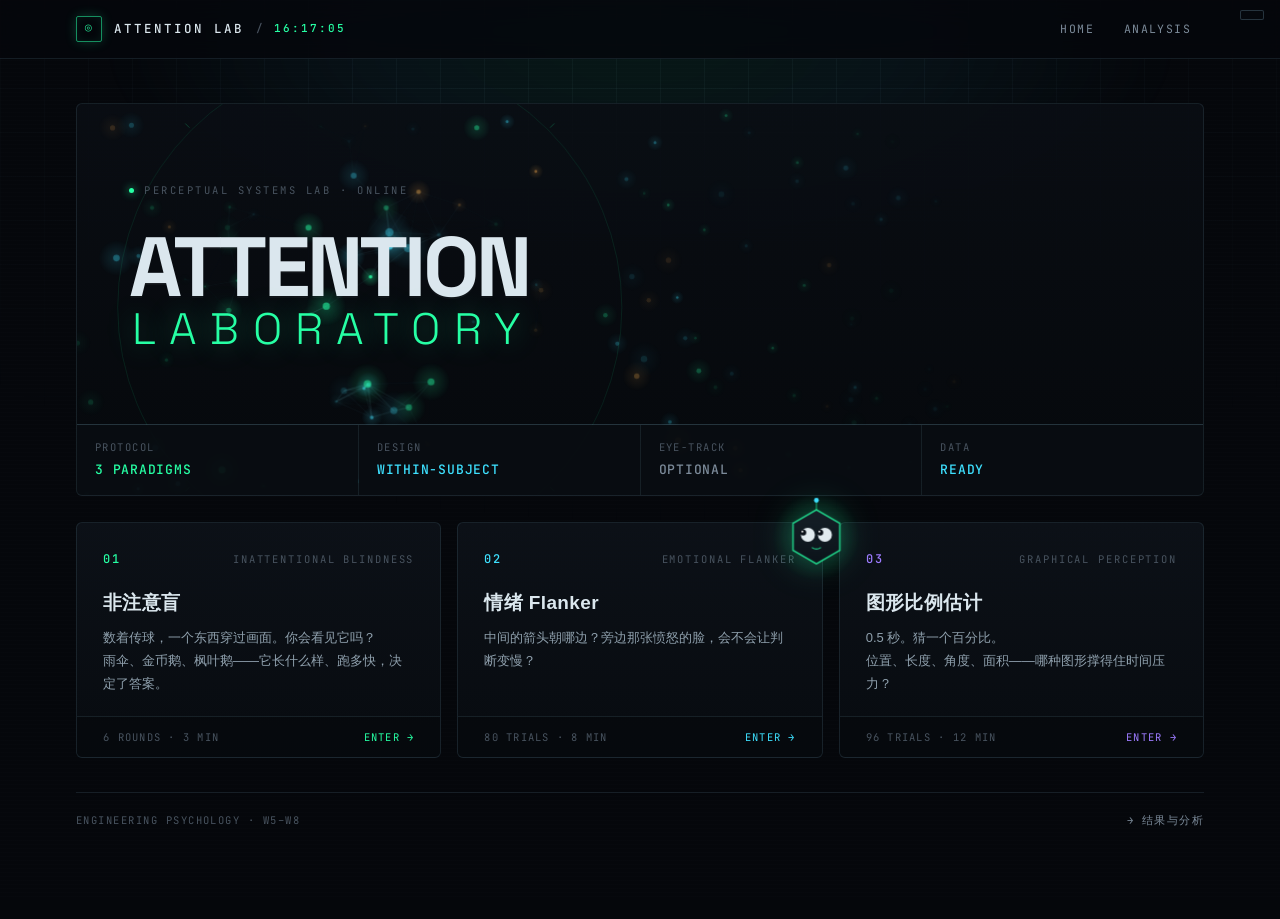
<file: index.html>
<!DOCTYPE html>
<html lang="zh-CN">
<head>
<meta charset="UTF-8">
<meta name="viewport" content="width=device-width, initial-scale=1.0">
<title>ATTENTION LAB · 注意实验室</title>
<link rel="stylesheet" href="css/style.css">
</head>
<body>
<div class="aurora"></div>

<div class="topbar"><div class="topbar-inner">
  <span class="brand">
    <span class="logo">◎</span>
    ATTENTION LAB
    <span class="stat">/ <b id="st-clock">--:--:--</b></span>
  </span>
  <span class="nav">
    <a href="index.html">Home</a>
    <a href="results.html">Analysis</a>
  </span>
</div></div>

<div class="wrap wrap-wide">

  <!-- ========== 观测台：Canvas 注意力场 ========== -->
  <div class="hero fade">
    <canvas id="hero-field"></canvas>
    <div class="hero-inner">
      <div class="hero-kicker">
        <span class="dot"></span>
        <span>Perceptual Systems Lab · Online</span>
      </div>
      <h1 class="hero-title">
        <span class="line">ATTENTION</span>
        <span class="line accent-line">LABORATORY</span>
      </h1>
    </div>
    <div class="hud">
      <div class="hud-cell">PROTOCOL<b>3 PARADIGMS</b></div>
      <div class="hud-cell">DESIGN<b class="cy">WITHIN-SUBJECT</b></div>
      <div class="hud-cell">EYE-TRACK<b class="dim">OPTIONAL</b></div>
      <div class="hud-cell">DATA<b class="cy" id="st-est">READY</b></div>
    </div>
  </div>

  <!-- ========== 被试身份条（有编号时出现） ========== -->
  <div class="idbar" id="idbar" style="display:none">
    <div class="idbar-main">
      <span class="idbar-label">SUBJECT ID</span>
      <code class="idbar-pid" id="idbar-pid">—</code>
      <span class="idbar-progress" id="idbar-progress"></span>
    </div>
    <button class="btn gray small" id="idbar-switch">换人</button>
  </div>

  <!-- ========== 实验入口 ========== -->
  <div class="grid-exp">
    <a class="exp-card" href="experiments/ib.html" data-exp="ib">
      <div class="exp-head"><span class="idx">01</span><span>Inattentional Blindness</span></div>
      <h3>非注意盲</h3>
      <p class="desc">数着传球，一个东西穿过画面。你会看见它吗？<br>雨伞、金币鹅、枫叶鹅——它长什么样、跑多快，决定了答案。</p>
      <div class="foot"><span>6 ROUNDS · 3 MIN</span><span class="go">ENTER →</span></div>
    </a>
    <a class="exp-card" href="experiments/flanker.html" data-exp="flanker">
      <div class="exp-head"><span class="idx">02</span><span>Emotional Flanker</span></div>
      <h3>情绪 Flanker</h3>
      <p class="desc">中间的箭头朝哪边？旁边那张愤怒的脸，会不会让判断变慢？</p>
      <div class="foot"><span>80 TRIALS · 8 MIN</span><span class="go">ENTER →</span></div>
    </a>
    <a class="exp-card" href="experiments/cm.html" data-exp="cm">
      <div class="exp-head"><span class="idx">03</span><span>Graphical Perception</span></div>
      <h3>图形比例估计</h3>
      <p class="desc">0.5 秒。猜一个百分比。<br>位置、长度、角度、面积——哪种图形撑得住时间压力？</p>
      <div class="foot"><span>96 TRIALS · 12 MIN</span><span class="go">ENTER →</span></div>
    </a>
  </div>

  <div class="home-foot">
    <span>ENGINEERING PSYCHOLOGY · W5–W8</span>
    <span><a href="results.html">→ 结果与分析</a></span>
  </div>
</div>

<canvas id="observer" title="观测者（点击眨眼）"></canvas>

<div class="progress-shell" id="progress-shell" style="display:none"><div class="progress-bar" id="progress-bar"></div></div>
<div class="progress-label" id="progress-label"></div>

<script src="js/config.js"></script>
<script src="js/core.js"></script>
<script>
/* ============================================================
   被试身份条：显示编号 + 已完成实验 + 换人
   ------------------------------------------------------------
   编号存 localStorage（跨三个实验复用），完成状态存 alab_done_<pid>。
   ============================================================ */
(function(){
  const EXPS = { ib: "非注意盲", flanker: "情绪 Flanker", cm: "图形比例估计" };
  const bar = document.getElementById("idbar");
  const pidEl = document.getElementById("idbar-pid");
  const progEl = document.getElementById("idbar-progress");
  const swBtn = document.getElementById("idbar-switch");
  if (!bar) return;

  function doneList(pid) {
    try { return JSON.parse(localStorage.getItem("alab_done_" + pid) || "[]"); }
    catch (_) { return []; }
  }

  function render() {
    const pid = localStorage.getItem("alab_pid");
    if (!pid) { bar.style.display = "none"; return; }
    bar.style.display = "flex";
    pidEl.textContent = pid;
    const done = doneList(pid);
    // 三张卡片标记完成
    Object.keys(EXPS).forEach(k => {
      const card = document.querySelector(`.exp-card[data-exp="${k}"]`);
      if (!card) return;
      const isDone = done.includes(k);
      card.classList.toggle("is-done", isDone);
      const foot = card.querySelector(".foot .go");
      if (foot) foot.textContent = isDone ? "再次进入 ↻" : "ENTER →";
    });
    progEl.innerHTML = done.length
      ? `已完成 <b>${done.length}/3</b> · ${done.map(k => EXPS[k]).join(" / ")}`
      : `尚未开始 · 三个实验可任意顺序`;
  }

  swBtn.addEventListener("click", () => {
    if (!confirm("换一个编号？这通常用于「换另一个人」做实验。\n当前编号的记录不会被删除。")) return;
    localStorage.removeItem("alab_pid");
    render();
  });

  render();
  // 从实验页返回时可能已更新，监听可见性变化
  document.addEventListener("visibilitychange", () => { if (!document.hidden) render(); });
})();
</script>
<script>
/* ============================================================
   首页 · 注意力场（Attention Field）
   ------------------------------------------------------------
   刻意做成实验本身的隐喻：
   · 一群粒子缓慢漂移（场景里的「信息」）
   · 鼠标所在位置是中央凹：只有那圈内清晰、发光、连线
   · 离得越远越暗越虚（外周视觉的低分辨）
   · 点击时中心产生一次「注意投放」脉冲
   全部 canvas 绘制，无第三方库；低粒子数保证不占 CPU
   ============================================================ */
(function(){
  const cv = document.getElementById('hero-field');
  if (!cv) return;
  const ctx = cv.getContext('2d');
  const reduce = matchMedia('(prefers-reduced-motion: reduce)').matches;

  let W = 0, H = 0, DPR = 1;
  let pts = [];
  const focal = { x: -9999, y: -9999, r: 150, target: 150, pulse: 0 };
  const N = 150;                              // 更密集的星场

  function resize(){
    const box = cv.parentElement.getBoundingClientRect();
    DPR = Math.min(devicePixelRatio || 1, 2);
    W = box.width; H = box.height;
    cv.width  = Math.round(W * DPR);
    cv.height = Math.round(H * DPR);
    ctx.setTransform(DPR, 0, 0, DPR, 0, 0);
  }

  function seed(){
    pts = [];
    for (let i = 0; i < N; i++){
      pts.push({
        x: Math.random() * W,
        y: Math.random() * H,
        vx: (Math.random() - .5) * 0.16,
        vy: (Math.random() - .5) * 0.16,
        r: 1.4 + Math.random() * 2.6,          // 更大的颗粒
        h: Math.random() < .18 ? 'amb' : (Math.random() < .5 ? 'grn' : 'cyn'),
        tw: Math.random() * Math.PI * 2,          // 闪烁相位
        tws: 0.006 + Math.random() * 0.014,
      });
    }
  }

  const COL = {
    grn: [38, 255, 164],
    cyn: [62, 225, 255],
    amb: [255, 180, 84]
  };

  function draw(t){
    ctx.clearRect(0, 0, W, H);

    // 中央凹半径平滑跟随（避免跳变）
    focal.r += (focal.target - focal.r) * 0.09;
    if (focal.pulse > 0) focal.pulse *= 0.955;

    // 粒子漂移
    for (const p of pts){
      if (!reduce){
        p.x += p.vx; p.y += p.vy;
        if (p.x < -20) p.x = W + 20; if (p.x > W + 20) p.x = -20;
        if (p.y < -20) p.y = H + 20; if (p.y > H + 20) p.y = -20;
      }
      p.tw += p.tws;
    }

    // 中心-外周：计算每个粒子的「清晰度」
    const d2f = p => Math.hypot(p.x - focal.x, p.y - focal.y);
    const R = focal.r + focal.pulse * 90;

    // ① 粒子之间的连线（只在中央凹内，模拟可分辨的结构）
    ctx.lineWidth = 0.6;
    for (let i = 0; i < pts.length; i++){
      for (let j = i + 1; j < pts.length; j++){
        const a = pts[i], b = pts[j];
        const dx = a.x - b.x, dy = a.y - b.y;
        const d = Math.hypot(dx, dy);
        if (d > 74) continue;
        const mid = { x: (a.x + b.x) / 2, y: (a.y + b.y) / 2 };
        const fd = Math.hypot(mid.x - focal.x, mid.y - focal.y);
        if (fd > R) continue;                        // 外围不画线
        const focus = 1 - fd / R;                    // 越近越亮
        const prox  = 1 - d / 74;
        const al = focus * prox * 0.42;
        if (al <= 0.01) continue;
        ctx.strokeStyle = `rgba(122,200,215,${al.toFixed(3)})`;
        ctx.beginPath(); ctx.moveTo(a.x, a.y); ctx.lineTo(b.x, b.y); ctx.stroke();
      }
    }

    // ② 粒子本体
    for (const p of pts){
      const fd = d2f(p);
      const focus = fd <= R ? 1 - fd / R : 0;        // 中央凹内清晰
      const outer = fd <= R ? 0 : Math.max(0, 1 - (fd - R) / (R * 2.2)); // 外周余晖
      const glow = Math.max(focus, outer * 0.42);
      const twinkle = 0.62 + 0.38 * Math.sin(p.tw);
      const al = Math.min(1, glow * twinkle);
      if (al < 0.02) continue;
      const c = COL[p.h];
      const size = p.r * (0.55 + glow * 0.85);

      // 光晕
      const g = ctx.createRadialGradient(p.x, p.y, 0, p.x, p.y, size * 5.5);
      g.addColorStop(0, `rgba(${c[0]},${c[1]},${c[2]},${(al * .42).toFixed(3)})`);
      g.addColorStop(1, `rgba(${c[0]},${c[1]},${c[2]},0)`);
      ctx.fillStyle = g;
      ctx.beginPath(); ctx.arc(p.x, p.y, size * 5.5, 0, Math.PI * 2); ctx.fill();

      // 核心
      ctx.fillStyle = `rgba(${c[0]},${c[1]},${c[2]},${al.toFixed(3)})`;
      ctx.beginPath(); ctx.arc(p.x, p.y, size, 0, Math.PI * 2); ctx.fill();
    }

    // ③ 中央凹光圈（极细的准星环）
    if (focal.x > -1000){
      const rr = R * 1.28;
      ctx.strokeStyle = `rgba(38,255,164,${(0.10 + focal.pulse * 0.22).toFixed(3)})`;
      ctx.lineWidth = 1;
      ctx.beginPath(); ctx.arc(focal.x, focal.y, rr, 0, Math.PI * 2); ctx.stroke();

      // 四个刻度
      ctx.strokeStyle = `rgba(38,255,164,${(0.24 + focal.pulse * 0.3).toFixed(3)})`;
      for (let k = 0; k < 4; k++){
        const a = k * Math.PI / 2 + Math.PI / 4;
        const x1 = focal.x + Math.cos(a) * (rr + 3);
        const y1 = focal.y + Math.sin(a) * (rr + 3);
        const x2 = focal.x + Math.cos(a) * (rr + 9);
        const y2 = focal.y + Math.sin(a) * (rr + 9);
        ctx.beginPath(); ctx.moveTo(x1, y1); ctx.lineTo(x2, y2); ctx.stroke();
      }
    }

    requestAnimationFrame(draw);
  }

  // 鼠标/触摸 → 中央凹
  function move(e){
    const r = cv.getBoundingClientRect();
    const p = e.touches ? e.touches[0] : e;
    focal.x = p.clientX - r.left;
    focal.y = p.clientY - r.top;
    focal.target = 158;
  }
  const host = cv.parentElement;
  host.addEventListener('mousemove', move);
  host.addEventListener('touchmove', move, { passive: true });
  host.addEventListener('mouseleave', () => { focal.target = 96; });
  host.addEventListener('click', () => { focal.pulse = 1; });

  function boot(){
    resize(); seed(); requestAnimationFrame(draw);
    // 开场中央凹落在主标题上，做一个自检式的缓慢扫过
    focal.x = W * 0.26; focal.y = H * 0.52;
    if (!reduce){
      setTimeout(() => { focal.target = 200; }, 300);
      setTimeout(() => { focal.target = 158; }, 1500);
    }
  }
  boot();
  let rt; addEventListener('resize', () => { clearTimeout(rt); rt = setTimeout(() => { resize(); seed(); }, 180); });
})();

/* ============================================================
   虚拟观测者（Observer）：跟随鼠标的小图标，眼睛追踪光标
   ------------------------------------------------------------
   位置：固定在视口右下，缓动追随鼠标；眼睛瞳孔朝鼠标方向偏移。
   纯 canvas 绘制，无图片资源；点击时眨眼。
   ============================================================ */
(function(){
  const cv = document.getElementById('observer');
  if (!cv) return;
  const ctx = cv.getContext('2d');
  const reduce = matchMedia('(prefers-reduced-motion: reduce)').matches;
  const DPR = Math.min(devicePixelRatio || 1, 2);
  const SIZE = 96;
  cv.width = SIZE * DPR; cv.height = SIZE * DPR;
  cv.style.width = SIZE + 'px'; cv.style.height = SIZE + 'px';
  ctx.scale(DPR, DPR);

  // 图标在视口中的位置（右下角，避开边缘）
  const W = 96, H = 96;
  let px = innerWidth - W - 36, py = innerHeight - H - 36;
  let vx = 0, vy = 0;
  let gx = innerWidth - W - 36, gy = innerHeight - H - 36;   // 目标位置（跟随鼠标，带偏移）
  let mx = innerWidth / 2, my = innerHeight / 2;             // 鼠标绝对坐标
  let blink = 0, blinkT = 0, t = 0;

  addEventListener('mousemove', e => { mx = e.clientX; my = e.clientY; });

  function loop(){
    t += 0.016;

    // ① 位置：跟随鼠标但保持距离，弹簧缓动
    const offsetX = mx > innerWidth * 0.6 ? -140 : 140;
    gx = clampNum(mx + offsetX - W / 2, 16, innerWidth - W - 16);
    gy = clampNum(my + 60 - H / 2, 16, innerHeight - H - 16);
    vx += (gx - px) * 0.055; vx *= 0.86;
    vy += (gy - py) * 0.055; vy *= 0.86;
    px += vx; py += vy;

    // ★ 关键：把 canvas 元素本身移到 px,py（内部坐标系是 0~96 的局部坐标）
    cv.style.transform = `translate3d(${px.toFixed(1)}px, ${py.toFixed(1)}px, 0)`;

    // ② 眼睛瞳孔朝鼠标方向偏移（用视口绝对坐标计算方向）
    const cx = W / 2, cy = H / 2;                 // 局部坐标系中心
    const dx = mx - (px + cx), dy = my - (py + cy);
    const dist = Math.hypot(dx, dy) || 1;
    const maxR = 5.2;
    const ex = (dx / dist) * Math.min(dist / 26, 1) * maxR;
    const ey = (dy / dist) * Math.min(dist / 26, 1) * maxR;

    // ③ 眨眼节律
    blinkT -= 0.016;
    if (blinkT <= 0 && !reduce) { blink = 1; blinkT = 2.6 + Math.random() * 3.4; }
    if (blink > 0) blink = Math.max(0, blink - 0.09);

    ctx.clearRect(0, 0, W, H);

    // 外发光
    const halo = ctx.createRadialGradient(cx, cy, 0, cx, cy, 44);
    halo.addColorStop(0, 'rgba(38,255,164,.20)');
    halo.addColorStop(1, 'rgba(38,255,164,0)');
    ctx.fillStyle = halo;
    ctx.beginPath(); ctx.arc(cx, cy, 44, 0, Math.PI * 2); ctx.fill();

    // 头部（六边形，仪器感）
    ctx.save();
    ctx.beginPath();
    const R = 27;
    for (let i = 0; i < 6; i++) {
      const a = -Math.PI / 2 + i * Math.PI / 3;
      const x = cx + Math.cos(a) * R, y = cy + Math.sin(a) * R;
      i ? ctx.lineTo(x, y) : ctx.moveTo(x, y);
    }
    ctx.closePath();
    const head = ctx.createLinearGradient(cx, cy - R, cx, cy + R);
    head.addColorStop(0, 'rgba(22,30,40,.96)');
    head.addColorStop(1, 'rgba(12,18,26,.96)');
    ctx.fillStyle = head; ctx.fill();
    ctx.strokeStyle = 'rgba(38,255,164,.72)'; ctx.lineWidth = 1.6; ctx.stroke();
    ctx.restore();

    // 眼睛（两眼）
    const eyeY = cy - 2;
    const eyeDX = 8.5;
    const eyeR = 7;
    const openH = eyeR * (1 - blink * 0.95);
    [-1, 1].forEach(sign => {
      const exC = cx + sign * eyeDX;
      // 眼白
      ctx.beginPath();
      ctx.ellipse(exC, eyeY, eyeR, openH, 0, 0, Math.PI * 2);
      ctx.fillStyle = 'rgba(238,248,252,.94)'; ctx.fill();
      // 瞳孔
      if (blink < 0.55) {
        ctx.beginPath();
        ctx.arc(exC + ex, eyeY + ey, 3.0, 0, Math.PI * 2);
        ctx.fillStyle = '#0a1018'; ctx.fill();
        // 高光
        ctx.beginPath();
        ctx.arc(exC + ex - 0.9, eyeY + ey - 1.0, 1.0, 0, Math.PI * 2);
        ctx.fillStyle = 'rgba(255,255,255,.92)'; ctx.fill();
      }
    });

    // 嘴（随 t 轻微起伏）
    ctx.beginPath();
    ctx.moveTo(cx - 4, cy + 11);
    ctx.quadraticCurveTo(cx, cy + 13 + Math.sin(t * 1.6) * 0.8, cx + 4, cy + 11);
    ctx.strokeStyle = 'rgba(38,255,164,.65)'; ctx.lineWidth = 1.4;
    ctx.lineCap = 'round'; ctx.stroke();

    // 天线 + 脉冲点
    ctx.beginPath();
    ctx.moveTo(cx, cy - R);
    ctx.lineTo(cx, cy - R - 7);
    ctx.strokeStyle = 'rgba(38,255,164,.55)'; ctx.lineWidth = 1.2; ctx.stroke();
    const pulse = 0.6 + 0.4 * Math.sin(t * 2.6);
    ctx.beginPath();
    ctx.arc(cx, cy - R - 9.5, 2.4, 0, Math.PI * 2);
    ctx.fillStyle = 'rgba(62,225,255,' + pulse.toFixed(2) + ')'; ctx.fill();

    requestAnimationFrame(loop);
  }

  function clampNum(v, a, b) { return Math.max(a, Math.min(b, v)); }

  // 点击图标：眨个眼
  cv.addEventListener('click', () => { blink = 1; blinkT = 1.2; });
  if (reduce) { /* 静态：只画一次 */ blink = 0; }
  loop();
})();

/* 顶部时钟 */
(function(){
  const el = document.getElementById('st-clock');
  if (!el) return;
  const tick = () => {
    const d = new Date();
    el.textContent = [d.getHours(), d.getMinutes(), d.getSeconds()]
      .map(n => String(n).padStart(2, '0')).join(':');
  };
  tick(); setInterval(tick, 1000);
})();
</script>
</body>
</html>
</file>
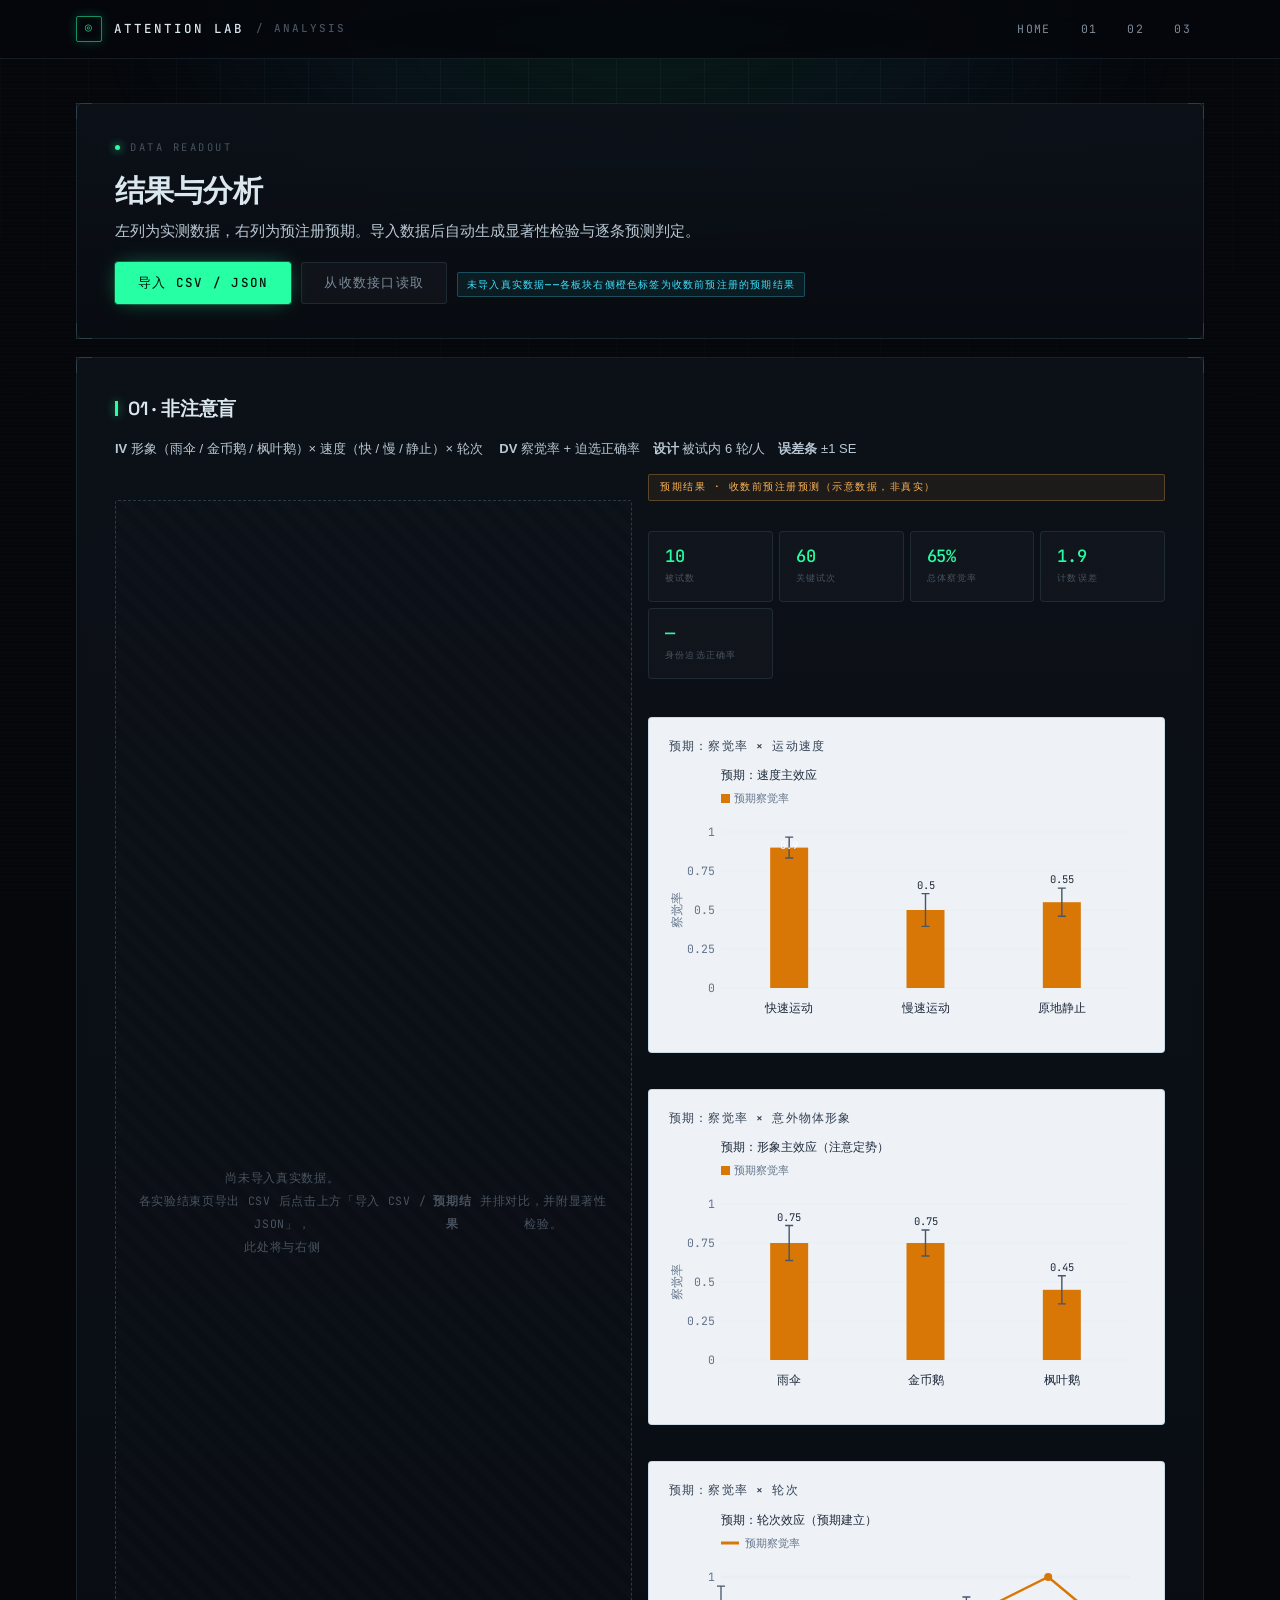
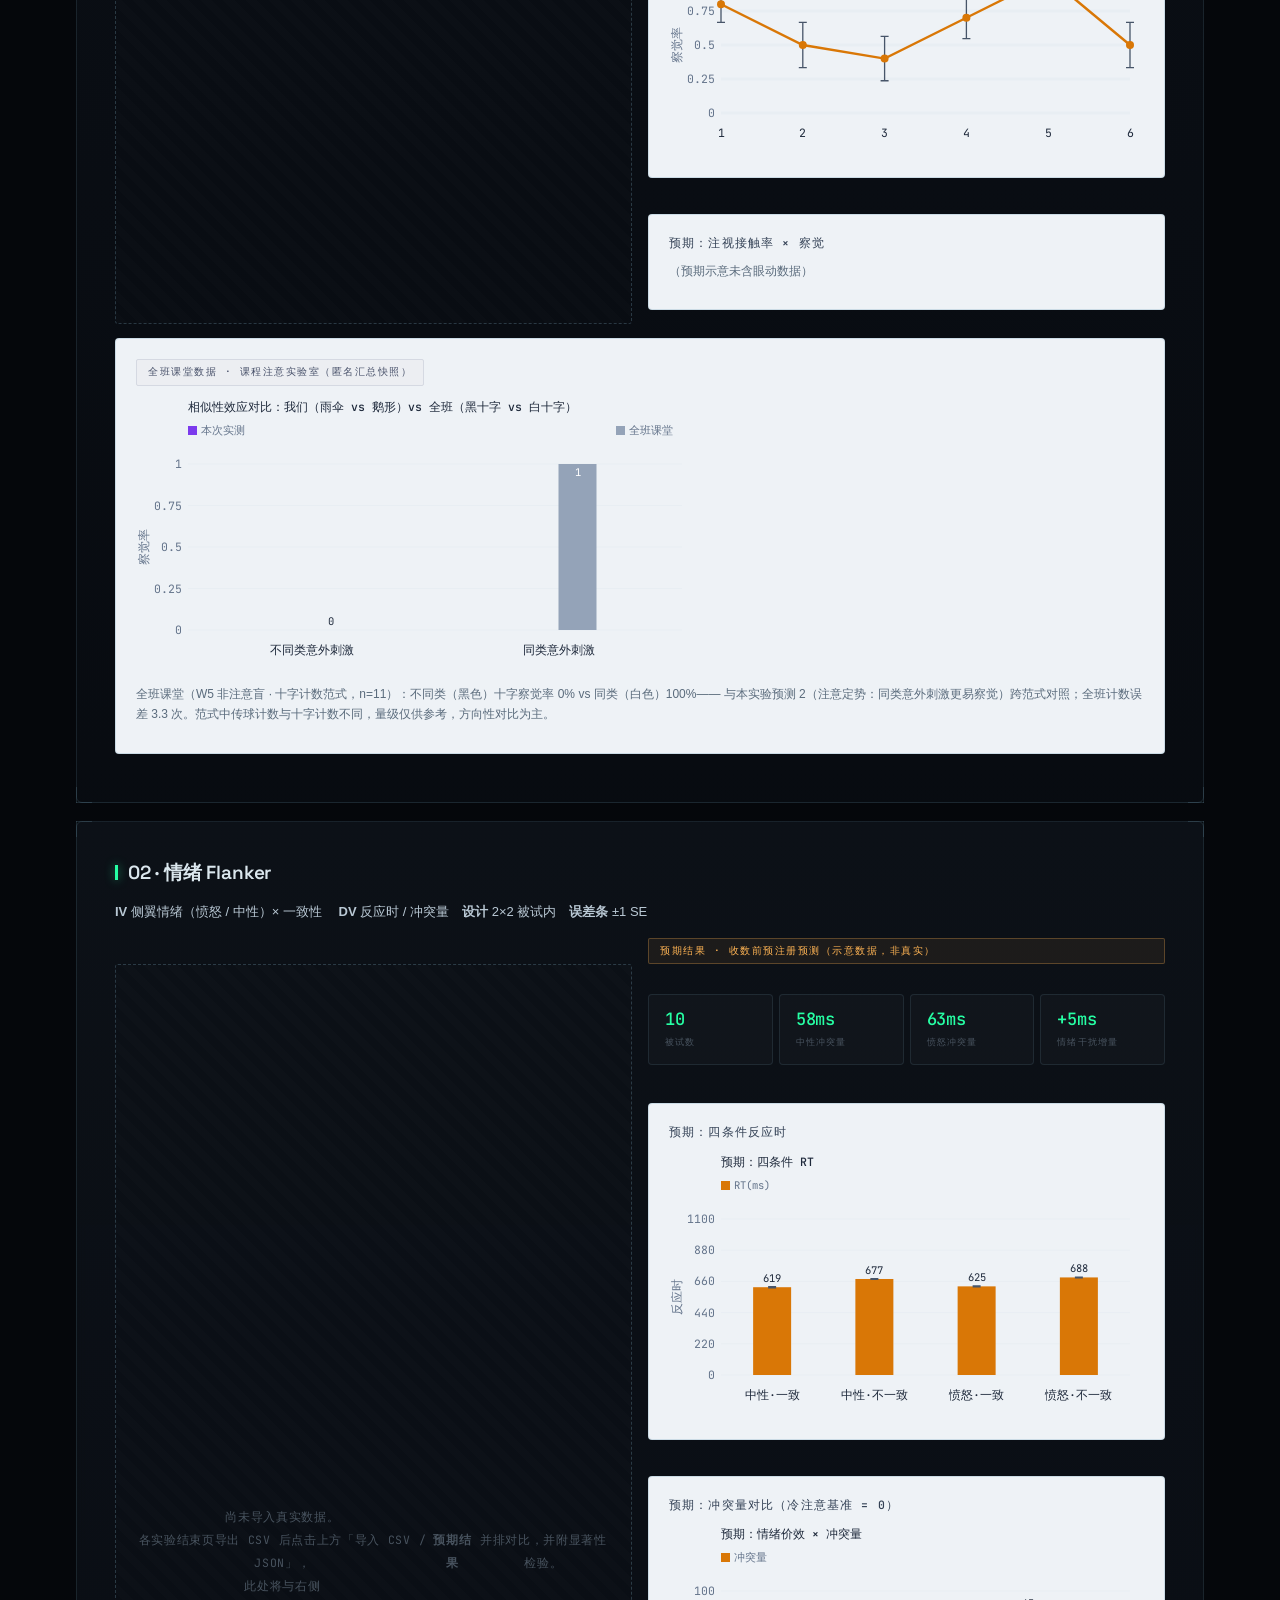
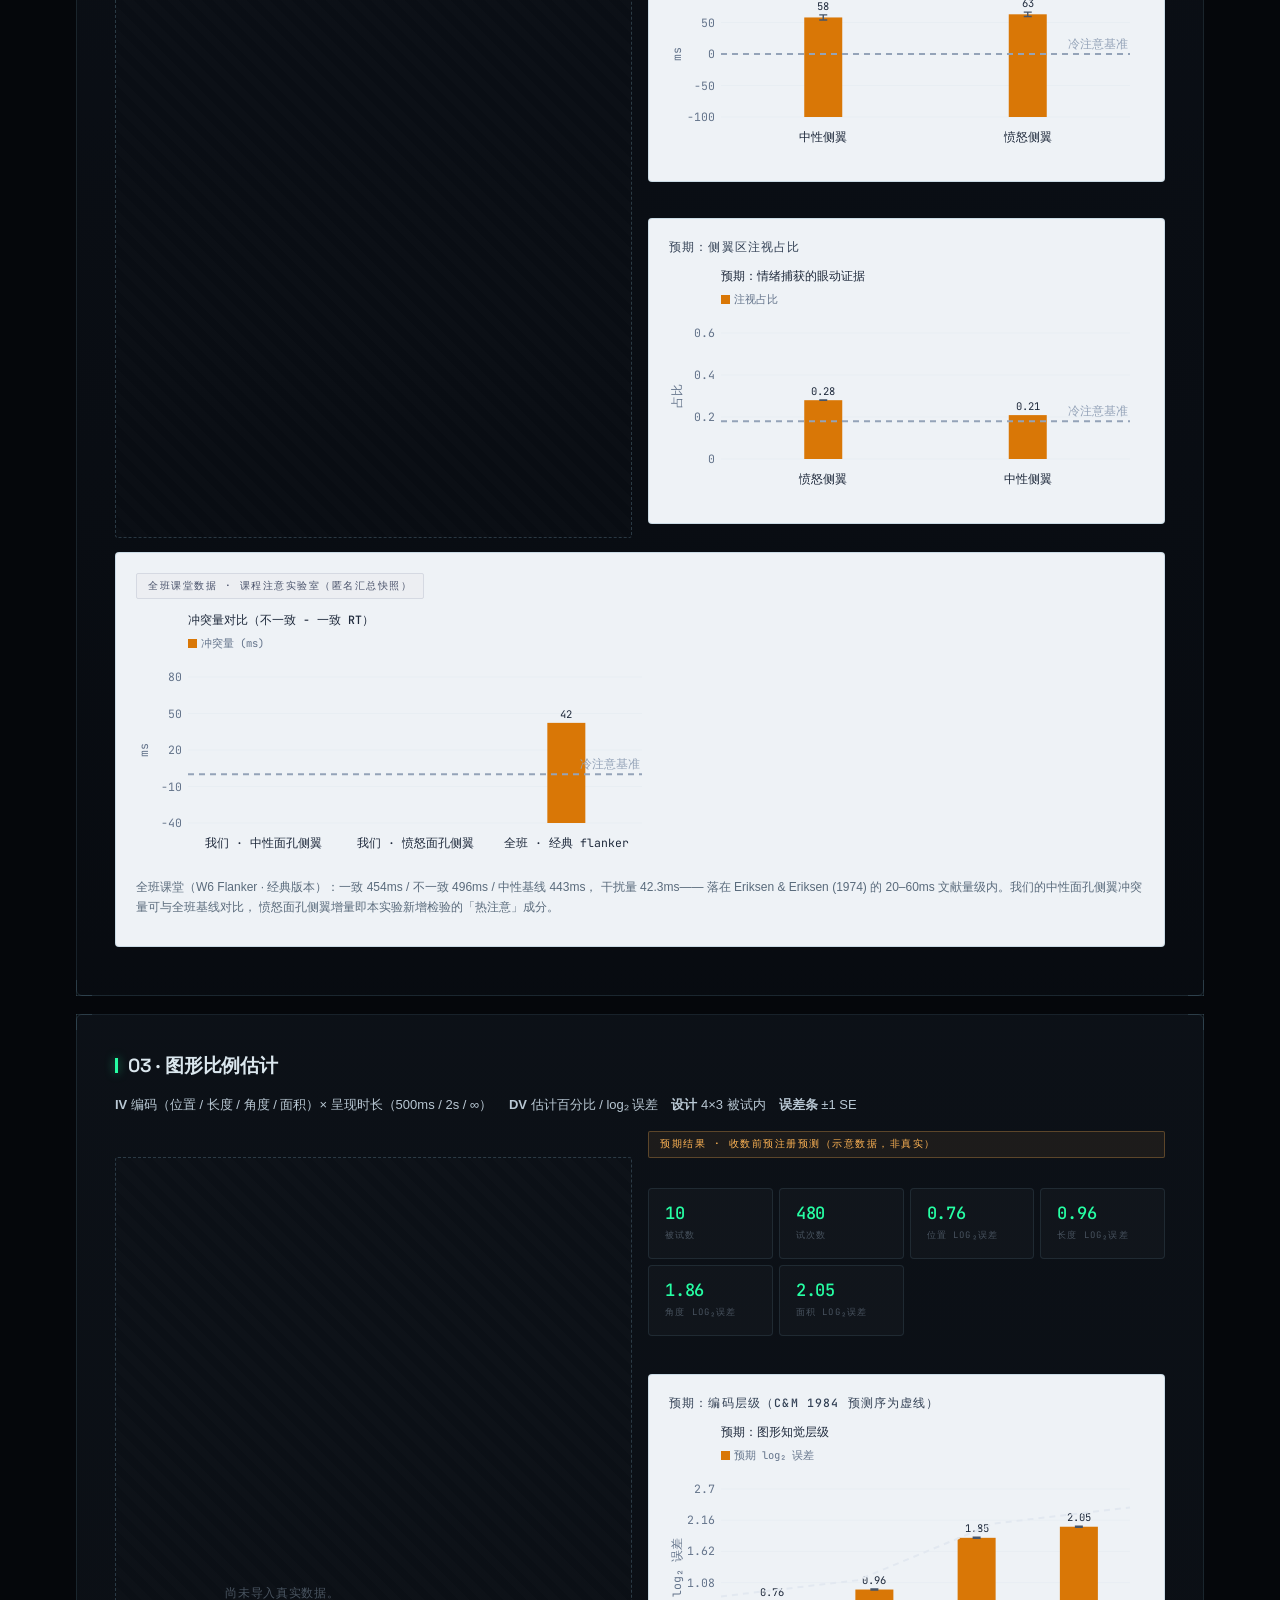
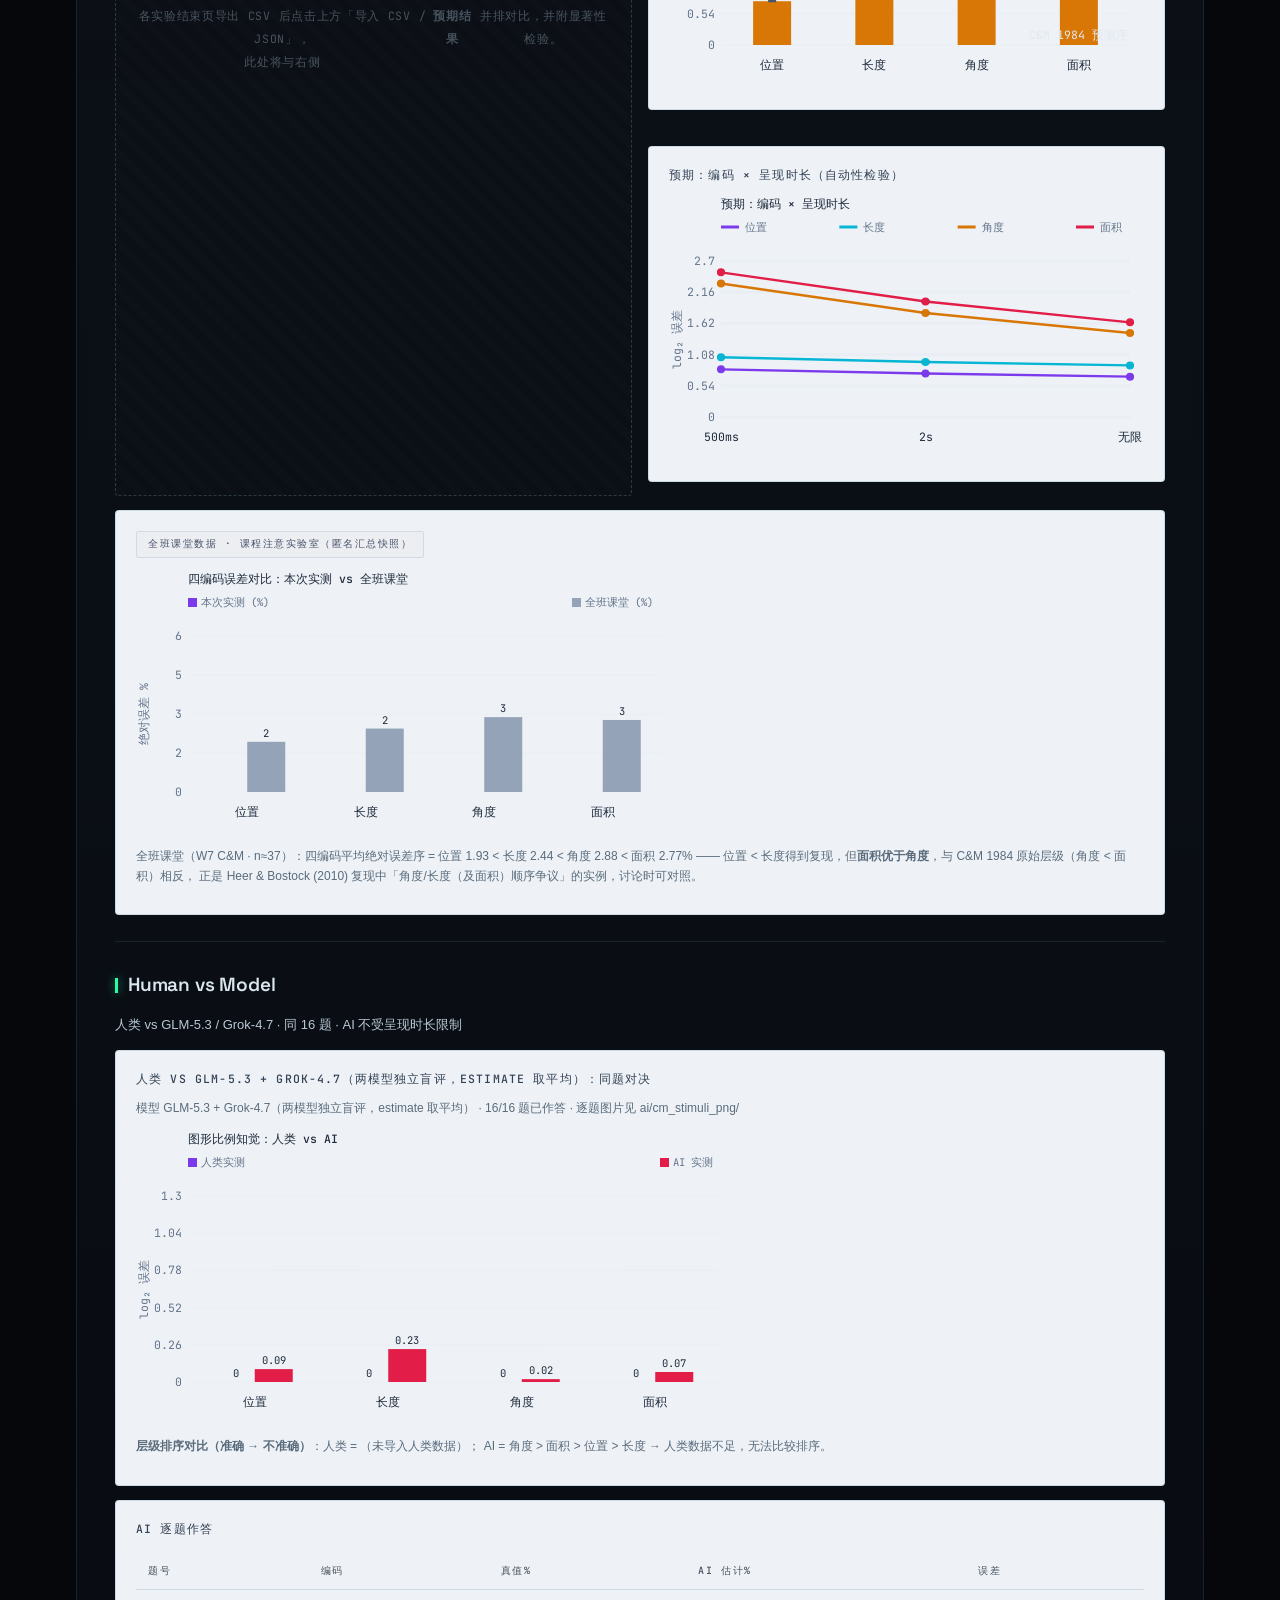
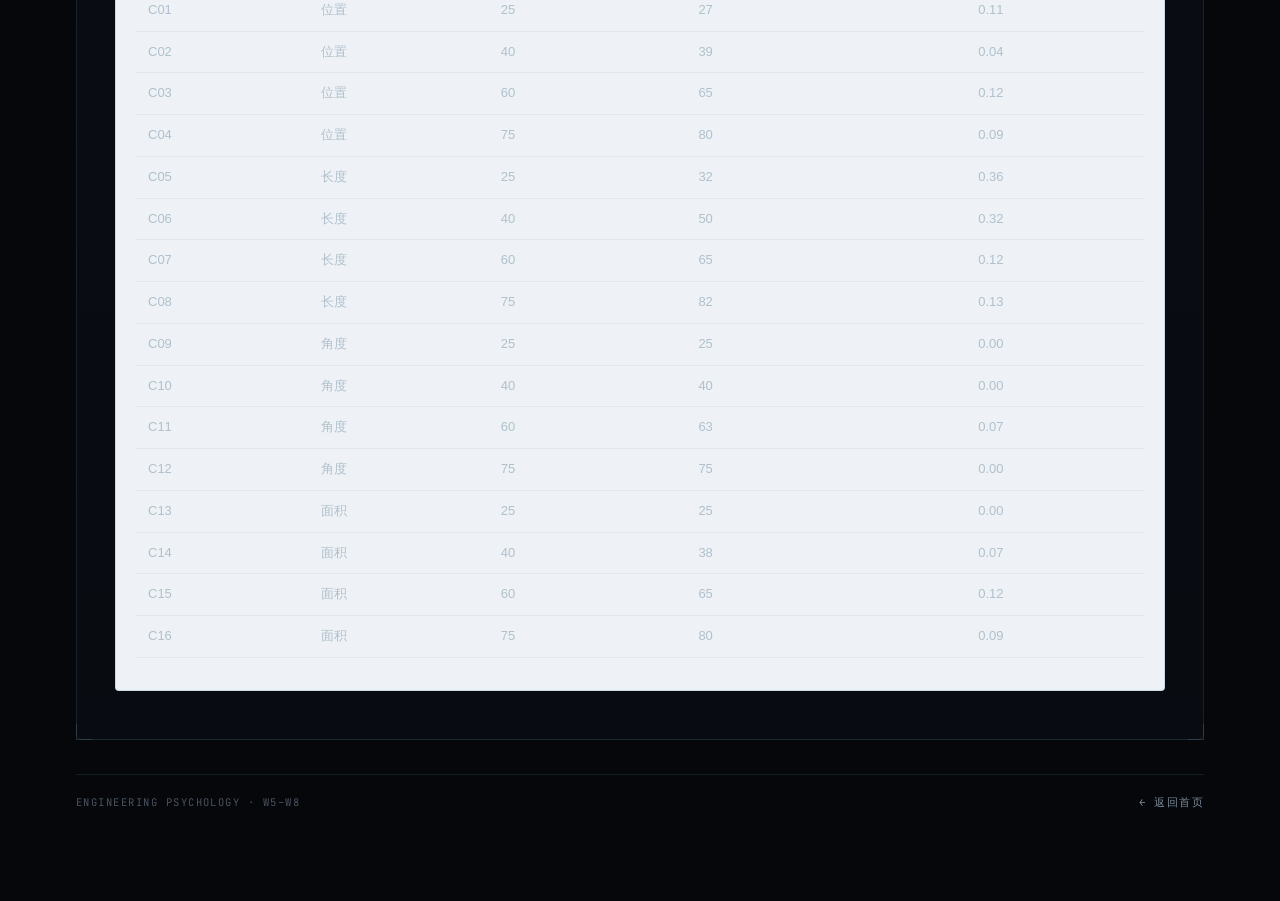
<file: results.html>
<!DOCTYPE html>
<html lang="zh-CN">
<head>
<meta charset="UTF-8">
<meta name="viewport" content="width=device-width, initial-scale=1.0">
<title>ANALYSIS · 注意实验室</title>
<link rel="stylesheet" href="css/style.css">
</head>
<body>
<div class="aurora"></div>

<div class="topbar"><div class="topbar-inner">
  <span class="brand">
    <span class="logo">◎</span>
    ATTENTION LAB
    <span class="stat">/ ANALYSIS</span>
  </span>
  <span class="nav">
    <a href="index.html">Home</a>
    <a href="experiments/ib.html">01</a>
    <a href="experiments/flanker.html">02</a>
    <a href="experiments/cm.html">03</a>
  </span>
</div></div>

<div class="wrap wrap-wide">

  <div class="card fade" style="padding:34px 38px">
    <div class="hero-kicker" style="margin-bottom:18px">
      <span class="dot"></span><span>Data Readout</span>
    </div>
    <h1 style="font-size:30px;margin-bottom:10px">结果与分析</h1>
    <p class="hero-sub">
      左列为实测数据，右列为预注册预期。导入数据后自动生成显著性检验与逐条预测判定。
    </p>
    <div class="btn-row">
      <button class="btn" id="btn-import">导入 CSV / JSON</button>
      <input type="file" id="file-in" accept=".csv,.json" multiple style="display:none">
      <button class="btn gray" id="btn-fetch-api">从收数接口读取</button>
      <span id="data-status"></span>
    </div>
  </div>

  <div class="card fade" id="res-report-wrap" style="display:none">
    <h2>自动分析报告</h2>
    <p class="hero-sub" style="margin-bottom:14px">
      按收数前的预测逐条判定，附显著性检验。可复制为 Markdown 直接粘进 README。
    </p>
    <div id="res-report"></div>
    <div class="btn-row"><button class="btn ghost" id="btn-copy-md">复制报告文本</button></div>
  </div>

  <div class="card" id="res-ib-wrap">
    <h2>01 · 非注意盲</h2>
    <p class="muted">
      <b>IV</b> 形象（雨伞 / 金币鹅 / 枫叶鹅）× 速度（快 / 慢 / 静止）× 轮次　
      <b>DV</b> 察觉率 + 迫选正确率　<b>设计</b> 被试内 6 轮/人　<b>误差条</b> ±1 SE
    </p>
    <div id="res-ib"></div>
  </div>

  <div class="card" id="res-flk-wrap">
    <h2>02 · 情绪 Flanker</h2>
    <p class="muted">
      <b>IV</b> 侧翼情绪（愤怒 / 中性）× 一致性　
      <b>DV</b> 反应时 / 冲突量　<b>设计</b> 2×2 被试内　<b>误差条</b> ±1 SE
    </p>
    <div id="res-flk"></div>
  </div>

  <div class="card" id="res-cm-wrap">
    <h2>03 · 图形比例估计</h2>
    <p class="muted">
      <b>IV</b> 编码（位置 / 长度 / 角度 / 面积）× 呈现时长（500ms / 2s / ∞）　
      <b>DV</b> 估计百分比 / log₂ 误差　<b>设计</b> 4×3 被试内　<b>误差条</b> ±1 SE
    </p>
    <div id="res-cm"></div>
    <hr>
    <h2>Human vs Model</h2>
    <p class="muted">人类 vs GLM-5.3 / Grok-4.7 · 同 16 题 · AI 不受呈现时长限制</p>
    <div id="res-ai"></div>
  </div>

  <div class="home-foot">
    <span>ENGINEERING PSYCHOLOGY · W5–W8</span>
    <span><a href="index.html">← 返回首页</a></span>
  </div>
</div>

<div class="progress-shell" id="progress-shell" style="display:none"><div class="progress-bar" id="progress-bar"></div></div>
<script src="js/config.js"></script>
<script src="js/core.js"></script>
<script src="js/classdata.js"></script>
<script src="js/ai_fallback.js"></script>
<script src="js/results.js"></script>
</body>
</html>
</file>
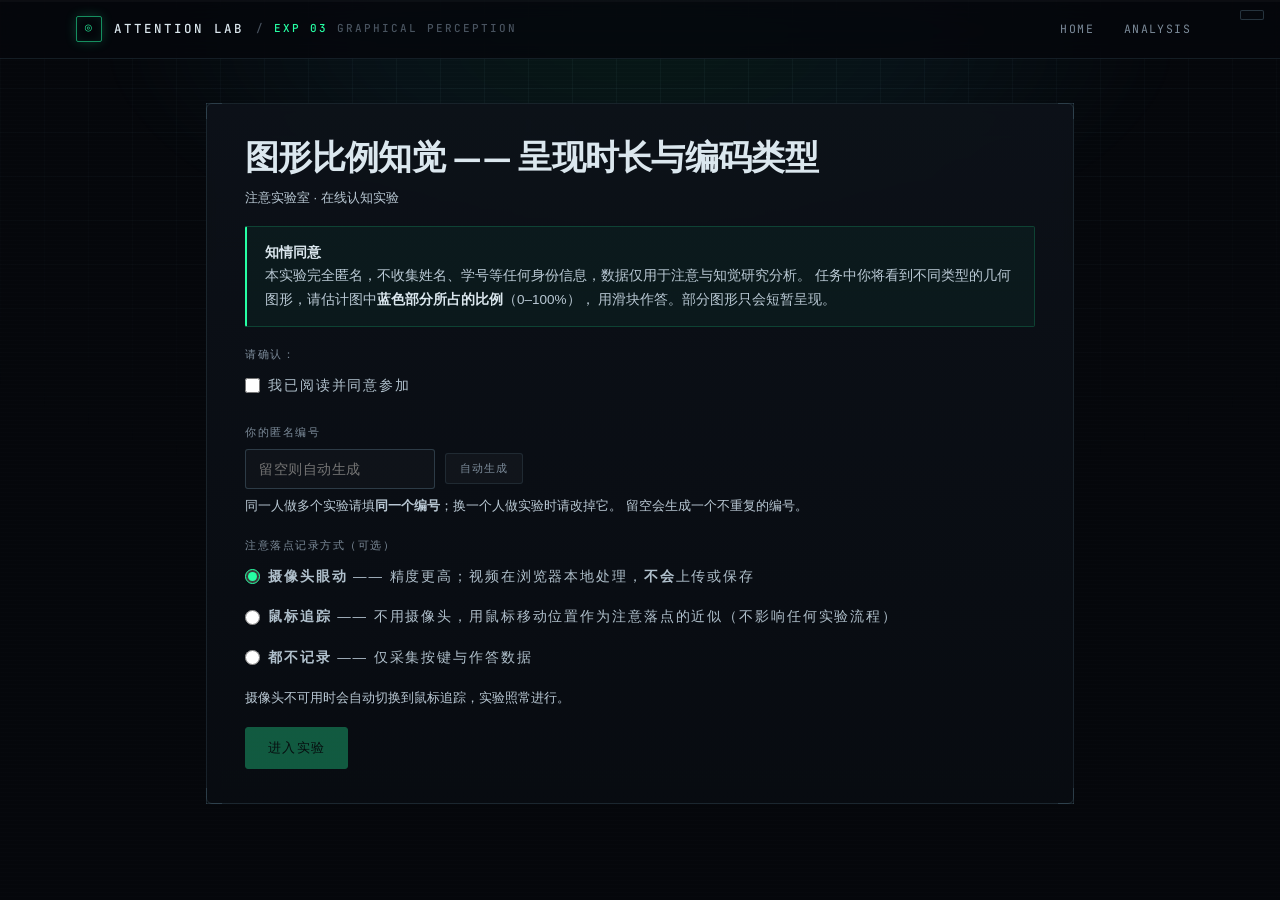
<file: experiments/cm.html>
<!DOCTYPE html>
<html lang="zh-CN">
<head>
<meta charset="UTF-8">
<meta name="viewport" content="width=device-width, initial-scale=1.0">
<title>03 · GRAPHICAL PERCEPTION · 注意实验室</title>
<link rel="stylesheet" href="../css/style.css">
</head>
<body>
<div class="aurora"></div>

<div class="topbar"><div class="topbar-inner">
  <span class="brand">
    <span class="logo">◎</span>
    ATTENTION LAB
    <span class="stat">/ <b>EXP 03</b> GRAPHICAL PERCEPTION</span>
  </span>
  <span class="nav">
    <a href="../index.html">Home</a>
    <a href="../results.html">Analysis</a>
  </span>
</div></div>

<div class="wrap" id="app"></div>
<div class="progress-shell" id="progress-shell"><div class="progress-bar" id="progress-bar"></div></div>
<div class="progress-label" id="progress-label"></div>

<script src="../js/config.js"></script>
<script src="../js/core.js"></script>
<script src="../js/vendor/webgazer.js"></script>
<script src="../js/cm_stimuli.js"></script>
<script src="../js/classdata.js"></script>
<script src="../js/myresult.js"></script>
<script src="../js/exp_cm.js"></script>
</body>
</html>
</file>
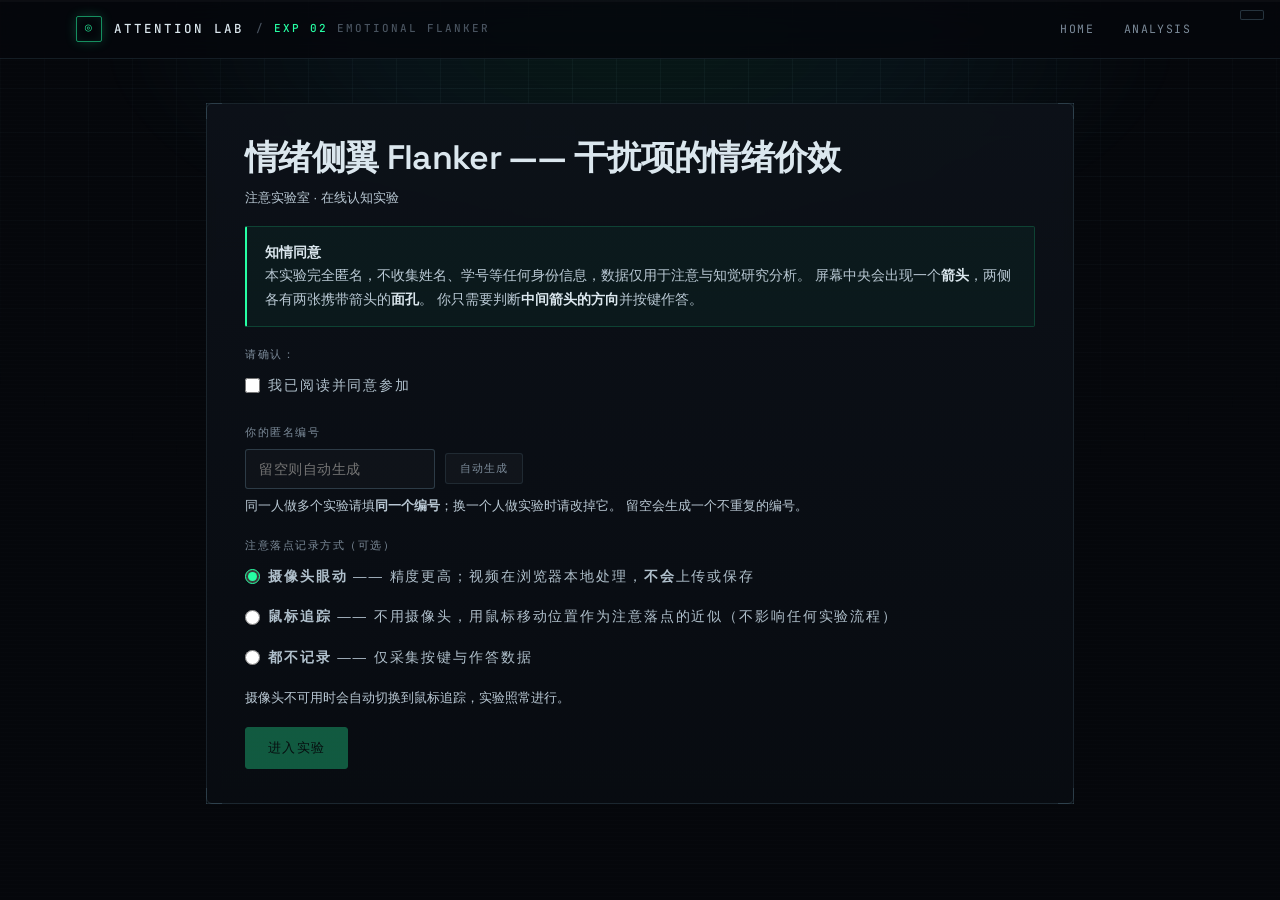
<file: experiments/flanker.html>
<!DOCTYPE html>
<html lang="zh-CN">
<head>
<meta charset="UTF-8">
<meta name="viewport" content="width=device-width, initial-scale=1.0">
<title>02 · EMOTIONAL FLANKER · 注意实验室</title>
<link rel="stylesheet" href="../css/style.css">
</head>
<body>
<div class="aurora"></div>

<div class="topbar"><div class="topbar-inner">
  <span class="brand">
    <span class="logo">◎</span>
    ATTENTION LAB
    <span class="stat">/ <b>EXP 02</b> EMOTIONAL FLANKER</span>
  </span>
  <span class="nav">
    <a href="../index.html">Home</a>
    <a href="../results.html">Analysis</a>
  </span>
</div></div>

<div class="wrap" id="app"></div>
<div class="progress-shell" id="progress-shell"><div class="progress-bar" id="progress-bar"></div></div>
<div class="progress-label" id="progress-label"></div>

<script src="../js/config.js"></script>
<script src="../js/core.js"></script>
<script src="../js/vendor/webgazer.js"></script>
<script src="../js/classdata.js"></script>
<script src="../js/myresult.js"></script>
<script src="../js/exp_flanker.js"></script>
</body>
</html>
</file>
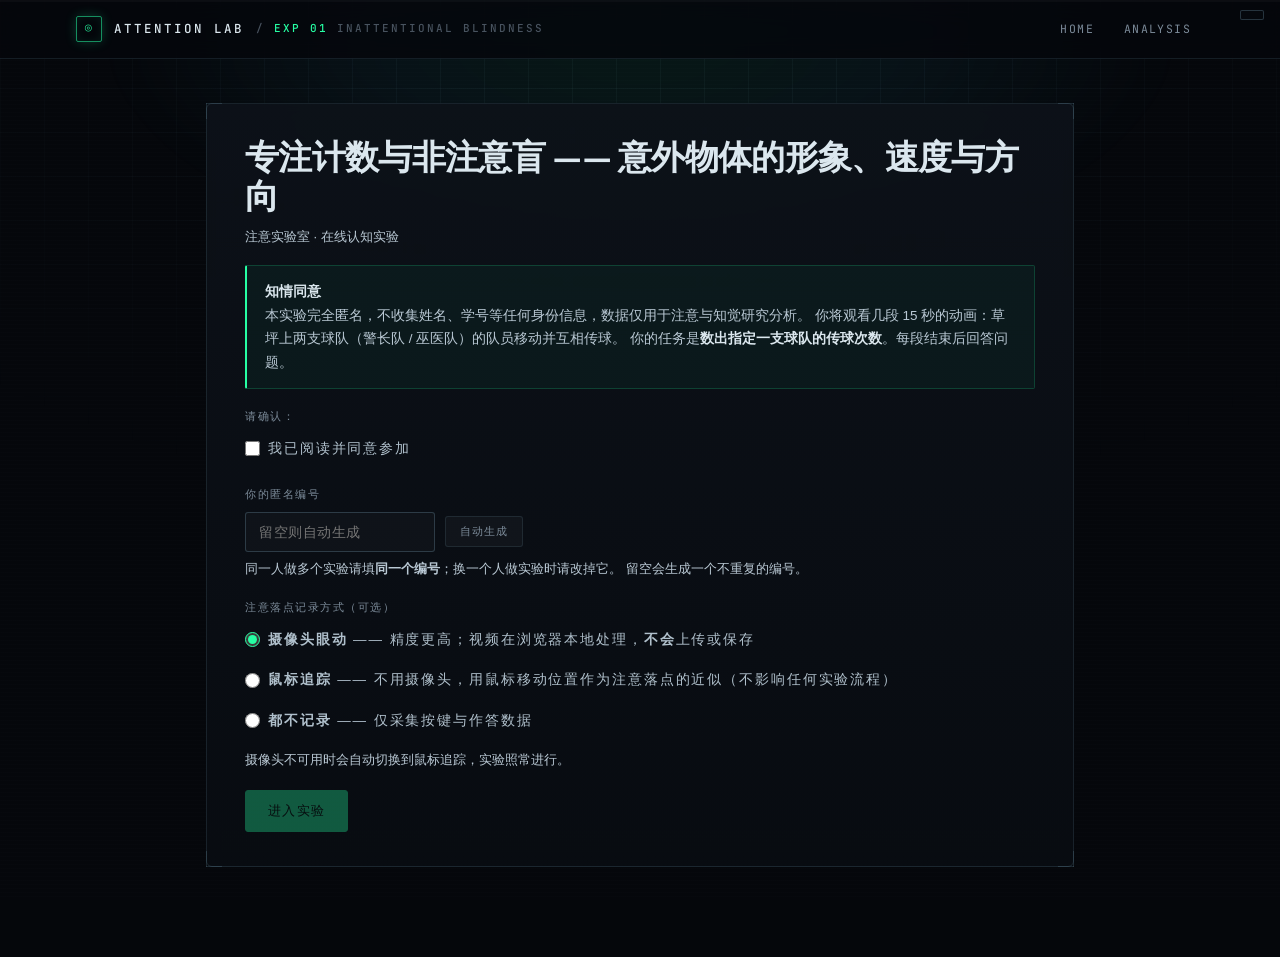
<file: experiments/ib.html>
<!DOCTYPE html>
<html lang="zh-CN">
<head>
<meta charset="UTF-8">
<meta name="viewport" content="width=device-width, initial-scale=1.0">
<title>01 · INATTENTIONAL BLINDNESS · 注意实验室</title>
<link rel="stylesheet" href="../css/style.css">
</head>
<body>
<div class="aurora"></div>

<div class="topbar"><div class="topbar-inner">
  <span class="brand">
    <span class="logo">◎</span>
    ATTENTION LAB
    <span class="stat">/ <b>EXP 01</b> INATTENTIONAL BLINDNESS</span>
  </span>
  <span class="nav">
    <a href="../index.html">Home</a>
    <a href="../results.html">Analysis</a>
  </span>
</div></div>

<div class="wrap" id="app"></div>
<div class="progress-shell" id="progress-shell"><div class="progress-bar" id="progress-bar"></div></div>
<div class="progress-label" id="progress-label"></div>

<script src="../js/config.js"></script>
<script src="../js/core.js"></script>
<script src="../js/vendor/webgazer.js"></script>
<script src="../js/classdata.js"></script>
<script src="../js/myresult.js"></script>
<script src="../js/exp_ib.js"></script>
</body>
</html>
</file>
<file: css/style.css>
/* ============================================================
   ATTENTION LAB · 观测终端 v4
   风格：暗色仪器面板 / 磷光读数 / 等宽字排布 / 中央凹隐喻
   ------------------------------------------------------------
   设计要点
   · 面板 = 四角准星框 + 极细网格底，像示波器与航电面板
   · 强调色用磷光绿与信号青，读数一律等宽字
   · 首页 Canvas 画「注意力场」：粒子星座 + 中央凹明暗
   · 动效全部可被 prefers-reduced-motion 关闭
   · 刺激画布区（.stage）保持零装饰，确保计时纯净
   ============================================================ */
@import url('https://fonts.googleapis.com/css2?family=JetBrains+Mono:wght@300;400;500;700&family=Space+Grotesk:wght@400;500;600;700&display=swap');

:root{
  /* 底 */
  --bg:#05070b;
  --bg-2:#080b11;
  --panel:rgba(11,15,21,.86);
  --panel-2:rgba(15,20,28,.72);
  /* 墨 */
  --ink:#dbe7ee;
  --ink-2:#7c8b9a;
  --ink-3:#48535f;
  /* 线 */
  --line:rgba(122,167,190,.14);
  --line-2:rgba(122,167,190,.28);
  /* 信号色 */
  --grn:#26ffa4;
  --grn-dim:rgba(38,255,164,.55);
  --cyn:#3ee1ff;
  --amb:#ffb454;
  --mag:#ff3d81;
  --vio:#9d7bff;
  /* 语义 */
  --ok:#26ffa4;
  --warn:#ffb454;
  --err:#ff5577;
  /* 尺寸 */
  --r:4px;
  --r-lg:6px;
  /* 字 */
  --mono:"JetBrains Mono","SF Mono","Cascadia Code",ui-monospace,monospace;
  --disp:"Space Grotesk","JetBrains Mono",system-ui,sans-serif;
  --zh:"PingFang SC","Noto Sans SC","Microsoft YaHei",sans-serif;
}

/* ---------- 基础 ---------- */
*{box-sizing:border-box;margin:0;padding:0}
html{height:100%}
body{
  min-height:100%;font-family:var(--zh);
  color:var(--ink);font-size:15px;line-height:1.75;
  background:var(--bg);
  -webkit-font-smoothing:antialiased;
  position:relative;overflow-x:hidden;
}

/* ---------- 底纹：网格 + 扫描线 + 呼吸辉光 ---------- */
body::before{
  content:"";position:fixed;inset:0;z-index:0;pointer-events:none;
  background-image:
    linear-gradient(rgba(122,167,190,.055) 1px,transparent 1px),
    linear-gradient(90deg,rgba(122,167,190,.055) 1px,transparent 1px);
  background-size:44px 44px;
  mask-image:radial-gradient(ellipse 90% 70% at 50% 0%,#000 20%,transparent 85%);
  -webkit-mask-image:radial-gradient(ellipse 90% 70% at 50% 0%,#000 20%,transparent 85%);
}
body::after{
  content:"";position:fixed;inset:0;z-index:1;pointer-events:none;opacity:.35;
  background:repeating-linear-gradient(
    180deg,rgba(180,220,235,.035) 0 1px,transparent 1px 4px);
  animation:scanDrift 8s linear infinite;
}
@keyframes scanDrift{from{background-position-y:0}to{background-position-y:8px}}

/* 顶部一束极淡的辉光，像仪器通电 */
.aurora{
  position:fixed;top:-30vh;left:50%;transform:translateX(-50%);
  width:120vw;height:70vh;z-index:0;pointer-events:none;
  background:radial-gradient(ellipse 50% 50% at 50% 50%,
    rgba(38,255,164,.07) 0%,rgba(62,225,255,.05) 35%,transparent 70%);
  filter:blur(20px);
  animation:breathe 10s ease-in-out infinite;
}
@keyframes breathe{
  0%,100%{opacity:.75;transform:translateX(-50%) scale(1)}
  50%{opacity:1;transform:translateX(-50%) scale(1.06)}
}

/* ---------- 顶栏 ---------- */
.topbar{
  position:sticky;top:0;z-index:60;
  background:rgba(5,7,11,.82);
  backdrop-filter:blur(14px) saturate(1.2);
  -webkit-backdrop-filter:blur(14px) saturate(1.2);
  border-bottom:1px solid var(--line);
}
.topbar-inner{
  max-width:1180px;margin:0 auto;padding:0 26px;height:58px;
  display:flex;align-items:center;justify-content:space-between;
}
.brand{
  display:flex;align-items:center;gap:12px;
  font-family:var(--mono);font-size:12.5px;font-weight:500;
  letter-spacing:.16em;text-transform:uppercase;color:var(--ink);
}
.brand .logo{
  width:26px;height:26px;flex-shrink:0;position:relative;
  border:1px solid var(--grn-dim);border-radius:2px;
  display:inline-flex;align-items:center;justify-content:center;
  color:var(--grn);font-size:11px;
  box-shadow:0 0 12px rgba(38,255,164,.20),inset 0 0 8px rgba(38,255,164,.08);
}
.brand .logo::after{
  content:"";position:absolute;inset:0;border-radius:2px;
  box-shadow:0 0 0 1px rgba(38,255,164,.0);
  animation:logoPing 3.2s ease-out infinite;
}
@keyframes logoPing{
  0%{box-shadow:0 0 0 0 rgba(38,255,164,.35)}
  70%{box-shadow:0 0 0 9px rgba(38,255,164,0)}
  100%{box-shadow:0 0 0 0 rgba(38,255,164,0)}
}
.brand .stat{color:var(--ink-3);font-size:11px}
.brand .stat b{color:var(--grn);font-weight:500}
.nav{display:flex;align-items:center;gap:4px}
.nav a{
  font-family:var(--mono);font-size:11.5px;letter-spacing:.12em;text-transform:uppercase;
  color:var(--ink-2);text-decoration:none;padding:6px 12px;border-radius:3px;
  border:1px solid transparent;transition:color .16s,border-color .16s,background .16s;
}
.nav a:hover{color:var(--grn);border-color:var(--line-2);background:rgba(38,255,164,.04)}

/* ---------- 布局 ---------- */
.wrap{max-width:920px;margin:0 auto;padding:44px 26px 90px;position:relative;z-index:2}
.wrap-wide{max-width:1180px}

/* ---------- 面板（四角准星） ---------- */
.card,.chart-box,.exp-card,.kpi{position:relative}
.card{
  background:linear-gradient(180deg,rgba(13,18,25,.92),rgba(9,13,18,.88));
  border:1px solid var(--line);
  border-radius:var(--r-lg);
  padding:34px 38px;
  backdrop-filter:blur(6px);
  transition:border-color .25s,box-shadow .25s;
}
/* 四角准星 */
.card::before,.exp-card::before{
  content:"";position:absolute;inset:-1px;pointer-events:none;opacity:.75;
  --c:var(--acc,var(--line-2));
  background:
    linear-gradient(var(--c),var(--c)) left top/16px 1px no-repeat,
    linear-gradient(var(--c),var(--c)) left top/1px 16px no-repeat,
    linear-gradient(var(--c),var(--c)) right top/16px 1px no-repeat,
    linear-gradient(var(--c),var(--c)) right top/1px 16px no-repeat,
    linear-gradient(var(--c),var(--c)) left bottom/16px 1px no-repeat,
    linear-gradient(var(--c),var(--c)) left bottom/1px 16px no-repeat,
    linear-gradient(var(--c),var(--c)) right bottom/16px 1px no-repeat,
    linear-gradient(var(--c),var(--c)) right bottom/1px 16px no-repeat;
}
.card+.card{margin-top:18px}

.card h1{
  font-family:var(--disp);font-size:34px;font-weight:600;
  letter-spacing:-.02em;line-height:1.15;margin-bottom:10px;color:var(--ink);
}
.card h2{
  font-family:var(--disp);font-size:19px;font-weight:600;
  letter-spacing:-.01em;margin-bottom:12px;color:var(--ink);
  display:flex;align-items:center;gap:10px;
}
.card h2::before{
  content:"";width:3px;height:15px;flex-shrink:0;
  background:var(--grn);box-shadow:0 0 10px var(--grn-dim);
}
.card h3{font-family:var(--mono);font-size:13px;font-weight:500;
         letter-spacing:.06em;margin-bottom:8px;color:var(--ink)}
.card p{color:#b9c8d4;margin:10px 0}
.muted{color:var(--ink-2);font-size:13px;font-family:var(--zh)}
.hero-sub{color:var(--ink-2);font-size:14.5px;margin:6px 0 14px;max-width:660px}

/* 小标签：仪器式 */
.tag-mono,.eyebrow{
  font-family:var(--mono);font-size:10.5px;letter-spacing:.20em;
  text-transform:uppercase;color:var(--grn);opacity:.85;
}

/* ---------- 按钮 ---------- */
.btn{
  display:inline-flex;align-items:center;gap:9px;
  font-family:var(--mono);font-size:12.5px;font-weight:500;
  letter-spacing:.10em;text-transform:uppercase;
  padding:11px 22px;border-radius:3px;cursor:pointer;
  color:#04120c;
  background:var(--grn);
  border:1px solid var(--grn);
  box-shadow:0 0 0 1px rgba(38,255,164,.25),0 0 22px -6px rgba(38,255,164,.55);
  transition:transform .14s,box-shadow .2s,background .2s,color .2s;
  position:relative;overflow:hidden;
}
.btn::after{
  content:"";position:absolute;inset:0;
  background:linear-gradient(100deg,transparent 30%,rgba(255,255,255,.45) 50%,transparent 70%);
  transform:translateX(-120%);transition:transform .55s ease;
}
.btn:hover{transform:translateY(-1px);
           box-shadow:0 0 0 1px rgba(38,255,164,.4),0 0 30px -4px rgba(38,255,164,.75)}
.btn:hover::after{transform:translateX(120%)}
.btn:active{transform:translateY(0)}
.btn:disabled{opacity:.32;cursor:not-allowed;transform:none;box-shadow:none}
.btn.ghost{
  background:transparent;color:var(--grn);border:1px solid var(--line-2);box-shadow:none;
}
.btn.ghost:hover{border-color:var(--grn-dim);background:rgba(38,255,164,.06);
                 box-shadow:0 0 18px -8px var(--grn)}
.btn.gray{
  background:rgba(255,255,255,.03);color:var(--ink-2);
  border:1px solid var(--line);box-shadow:none;
}
.btn.gray:hover{color:var(--ink);border-color:var(--line-2);background:rgba(255,255,255,.055)}
.btn.small{padding:7px 14px;font-size:11px}
.btn-row{display:flex;gap:10px;margin-top:18px;flex-wrap:wrap;align-items:center}

/* ---------- 提示框 ---------- */
.callout{
  background:rgba(38,255,164,.045);
  border:1px solid rgba(38,255,164,.18);
  border-left:2px solid var(--grn);
  border-radius:2px;padding:14px 18px;margin:16px 0;
  font-size:13.5px;line-height:1.75;color:#b9c8d4;
}
.callout b{color:var(--ink);font-weight:600}
.callout.warn{background:rgba(255,180,84,.045);border-color:rgba(255,180,84,.22);
              border-left-color:var(--amb)}

/* ============================================================
   首页 · 观测台
   ============================================================ */
.hero{
  position:relative;border:1px solid var(--line);border-radius:var(--r-lg);
  background:linear-gradient(180deg,rgba(10,14,20,.92),rgba(6,9,13,.95));
  overflow:hidden;padding:0;
}
/* 四角准星 */
.hero::before{
  content:"";position:absolute;inset:-1px;z-index:4;pointer-events:none;
  --c:var(--grn-dim);
  background:
    linear-gradient(var(--c),var(--c)) left top/22px 1px no-repeat,
    linear-gradient(var(--c),var(--c)) left top/1px 22px no-repeat,
    linear-gradient(var(--c),var(--c)) right top/22px 1px no-repeat,
    linear-gradient(var(--c),var(--c)) right top/1px 22px no-repeat,
    linear-gradient(var(--c),var(--c)) left bottom/22px 1px no-repeat,
    linear-gradient(var(--c),var(--c)) left bottom/1px 22px no-repeat,
    linear-gradient(var(--c),var(--c)) right bottom/22px 1px no-repeat,
    linear-gradient(var(--c),var(--c)) right bottom/1px 22px no-repeat;
}
/* Canvas 铺满作为背景 */
#hero-field{position:absolute;inset:0;width:100%;height:100%;display:block;z-index:0}
.hero-inner{position:relative;z-index:3;padding:64px 52px 58px;pointer-events:none;min-height:320px;display:flex;flex-direction:column;justify-content:center}
.hero-inner > *{pointer-events:auto}

.hero-kicker{
  display:flex;align-items:center;gap:10px;margin-bottom:30px;
  font-family:var(--mono);font-size:10.5px;letter-spacing:.24em;
  text-transform:uppercase;color:var(--ink-3);
}
.hero-kicker .dot{
  width:5px;height:5px;border-radius:50%;background:var(--grn);
  box-shadow:0 0 8px var(--grn);animation:blink 2.4s steps(1) infinite;
}
@keyframes blink{0%,60%{opacity:1}61%,100%{opacity:.18}}

/* ---------- 主标题：两行堆叠，字重与字距拉开层次 ---------- */
.hero-title{
  font-family:var(--disp);font-weight:700;
  margin:0 0 4px;line-height:.92;
  display:flex;flex-direction:column;gap:2px;
}
.hero-title .line{
  display:block;
  font-size:clamp(46px,8.4vw,84px);
  letter-spacing:-.045em;
  color:var(--ink);
  text-shadow:0 2px 0 rgba(255,255,255,.04);
}
/* 第二行：细体 + 宽字距 + 信号色，形成对比 */
.hero-title .accent-line{
  font-size:clamp(24px,4.4vw,44px);
  font-weight:300;
  letter-spacing:.30em;
  color:var(--grn);
  text-shadow:0 0 28px rgba(38,255,164,.40);
  padding-left:3px;
}

/* 首页读数条 */
.hud{
  display:grid;grid-template-columns:repeat(auto-fit,minmax(140px,1fr));
  gap:1px;background:var(--line);
  border-top:1px solid var(--line);position:relative;z-index:3;
}
.hud-cell{
  background:rgba(7,10,15,.90);padding:13px 18px;
  font-family:var(--mono);font-size:10.5px;letter-spacing:.14em;
  text-transform:uppercase;color:var(--ink-3);
}
.hud-cell b{display:block;color:var(--grn);font-size:13px;font-weight:500;
            margin-top:3px;letter-spacing:.06em}
.hud-cell b.cy{color:var(--cyn)}
.hud-cell b.dim{color:var(--ink-2)}

/* ---------- 实验选择（仪器卡） ---------- */
.grid-exp{
  display:grid;grid-template-columns:repeat(auto-fit,minmax(310px,1fr));
  gap:16px;margin-top:26px;
}
.exp-card{
  --acc:var(--grn);
  background:linear-gradient(180deg,rgba(13,18,25,.92),rgba(8,12,17,.94));
  border:1px solid var(--line);border-radius:var(--r-lg);
  padding:26px 26px 0;text-decoration:none;color:var(--ink);
  display:flex;flex-direction:column;
  transition:border-color .25s,transform .2s,box-shadow .3s;
  overflow:hidden;
}
.exp-card::before{--c:var(--acc);opacity:0;transition:opacity .25s}
.exp-card::after{
  content:"";position:absolute;left:0;right:0;bottom:0;height:1px;
  background:linear-gradient(90deg,transparent,var(--acc),transparent);
  opacity:0;transition:opacity .3s;
}
.exp-card:hover{
  transform:translateY(-3px);border-color:var(--acc);
  box-shadow:0 0 0 1px rgba(255,255,255,.02),0 18px 44px -22px var(--acc);
}
.exp-card:hover::before,.exp-card:hover::after{opacity:1}

.exp-head{display:flex;align-items:baseline;justify-content:space-between;
          margin-bottom:16px;font-family:var(--mono);font-size:10.5px;
          letter-spacing:.18em;text-transform:uppercase;color:var(--ink-3)}
.exp-head .idx{color:var(--acc);font-size:12px;font-weight:500}
.exp-card h3{
  font-family:var(--zh);font-size:19px;font-weight:600;
  letter-spacing:.02em;margin:0 0 8px;color:var(--ink);
}
.exp-card .desc{
  font-size:13px;color:#8fa0ad;line-height:1.75;margin:0 0 20px;flex:1;
}
.exp-card .foot{
  display:flex;align-items:center;justify-content:space-between;
  margin:0 -26px;padding:11px 26px;
  border-top:1px solid var(--line);background:rgba(0,0,0,.22);
  font-family:var(--mono);font-size:10.5px;letter-spacing:.12em;
  text-transform:uppercase;color:var(--ink-3);
}
.exp-card .foot .go{color:var(--acc);transition:transform .2s;display:inline-block}
.exp-card:hover .foot .go{transform:translateX(4px)}

.exp-card[href*="ib"]{--acc:var(--grn)}
.exp-card[href*="flanker"]{--acc:var(--cyn)}
.exp-card[href*="cm"]{--acc:var(--vio)}

/* 首页脚注 */
.home-foot{
  margin-top:34px;padding-top:18px;border-top:1px solid var(--line);
  display:flex;justify-content:space-between;flex-wrap:wrap;gap:12px;
  font-family:var(--mono);font-size:10.5px;letter-spacing:.14em;
  text-transform:uppercase;color:var(--ink-3);
}
.home-foot a{color:var(--ink-2);text-decoration:none}
.home-foot a:hover{color:var(--grn)}

/* ---------- 表单 ---------- */
.field{margin:18px 0}
.field label{display:block;font-family:var(--mono);font-size:11px;
             letter-spacing:.14em;text-transform:uppercase;
             color:var(--ink-2);margin-bottom:7px}
.field input[type=text],.field input[type=number],.field input[type=password],.field select{
  width:100%;max-width:360px;padding:10px 13px;
  background:rgba(255,255,255,.025);
  border:1px solid var(--line-2);border-radius:3px;
  font-family:var(--mono);font-size:14px;color:var(--ink);
  transition:border-color .15s,box-shadow .15s,background .15s;
}
.field input:focus{
  outline:none;border-color:var(--grn);background:rgba(38,255,164,.04);
  box-shadow:0 0 0 3px rgba(38,255,164,.08);
}
.radio-row{display:flex;gap:18px;flex-wrap:wrap;margin:10px 0}
.radio-row label{
  display:flex;align-items:center;gap:8px;font-size:13.5px;
  color:#b0c0cc;cursor:pointer;font-family:var(--zh);
}
.radio-row input[type=radio],.radio-row input[type=checkbox]{
  accent-color:var(--grn);width:15px;height:15px;
}

/* ---------- 进度条：仪器刻度 ---------- */
.progress-shell{
  position:fixed;left:0;top:0;width:100%;height:2px;
  background:rgba(255,255,255,.03);z-index:100;
}
.progress-bar{
  height:100%;width:0%;
  background:linear-gradient(90deg,var(--cyn),var(--grn));
  box-shadow:0 0 12px var(--grn-dim);
  transition:width .3s cubic-bezier(.4,0,.2,1);
}
.progress-label{
  position:fixed;top:10px;right:16px;z-index:100;
  font-family:var(--mono);font-size:10.5px;letter-spacing:.14em;
  text-transform:uppercase;color:var(--grn);
  background:rgba(6,10,14,.88);padding:4px 11px;
  border:1px solid var(--line-2);border-radius:2px;
  backdrop-filter:blur(8px);
}

/* ---------- 刺激画布区（零装饰，纯净） ---------- */
.stage{position:fixed;inset:0;background:#05070b;display:none;z-index:70;
       align-items:center;justify-content:center;flex-direction:column}
.stage.on{display:flex}
.stage canvas{display:block}
.stage .fixation{color:#9fb0bd;font-size:44px;font-weight:200;letter-spacing:.1em}
.stage .hint{
  position:absolute;bottom:18px;left:0;right:0;text-align:center;
  font-family:var(--mono);font-size:11px;letter-spacing:.12em;
  text-transform:uppercase;color:#5b6b78;
}
.stage.light{background:#0b1016}
.stage.light canvas{background:#ffffff}

/* ---------- 装饰（首页外页面） ---------- */
.deco{display:none}

/* ---------- 结果页 ---------- */
.table{width:100%;border-collapse:collapse;font-size:13px;margin:14px 0}
.table th{
  font-family:var(--mono);font-size:10px;letter-spacing:.16em;text-transform:uppercase;
  color:var(--ink-3);padding:9px 12px;text-align:left;
  border-bottom:1px solid var(--line-2);font-weight:500;white-space:nowrap;
}
.table td{padding:9px 12px;border-bottom:1px solid var(--line);color:#b0c0cc}
.table tr:hover td{background:rgba(38,255,164,.03)}

/* 图表：浅色读数纸，与暗面板形成「仪器打印」对比 */
.chart-box{
  background:#eef2f6;border:1px solid rgba(122,167,190,.30);
  border-radius:4px;padding:18px 20px;margin:14px 0;color:#0f172a;
}
.chart-box h3{
  font-family:var(--mono);font-size:11.5px;font-weight:500;
  letter-spacing:.10em;text-transform:uppercase;color:#334155;margin-bottom:8px;
}
.chart-box canvas{max-width:100%;display:block}
.chart-box .muted{font-size:12px;line-height:1.65;margin-top:9px;color:#5a6b7c;font-family:var(--zh)}
.chart-box > .cmp-tag{margin-bottom:10px}

.kpi-row{display:grid;grid-template-columns:repeat(auto-fit,minmax(148px,1fr));
         gap:10px;margin:16px 0}
.kpi{
  background:rgba(255,255,255,.022);border:1px solid var(--line);
  border-radius:4px;padding:14px 16px;
}
.kpi .v{
  font-family:var(--mono);font-size:21px;font-weight:500;
  color:var(--grn);letter-spacing:-.01em;line-height:1.2;
}
.kpi .k{
  font-family:var(--mono);font-size:9.5px;letter-spacing:.13em;
  text-transform:uppercase;color:var(--ink-3);margin-top:5px;
}

.badge{
  display:inline-block;font-family:var(--mono);font-size:10px;
  letter-spacing:.12em;text-transform:uppercase;
  padding:3px 9px;border-radius:2px;font-weight:500;
  border:1px solid transparent;
}
.badge.ok{color:var(--grn);background:rgba(38,255,164,.08);border-color:rgba(38,255,164,.28)}
.badge.err{color:var(--err);background:rgba(255,85,119,.08);border-color:rgba(255,85,119,.28)}
.badge.info{color:var(--cyn);background:rgba(62,225,255,.07);border-color:rgba(62,225,255,.26)}
.badge.warn{color:var(--amb);background:rgba(255,180,84,.08);border-color:rgba(255,180,84,.26)}

/* ---------- 步骤指示 ---------- */
.steps{display:flex;gap:3px;margin:18px 0}
.step{
  flex:1;padding:8px 6px;text-align:center;
  font-family:var(--mono);font-size:9.5px;letter-spacing:.10em;text-transform:uppercase;
  color:var(--ink-3);background:rgba(255,255,255,.02);
  border:1px solid var(--line);border-radius:2px;
}
.step.on{color:var(--grn);border-color:rgba(38,255,164,.35);background:rgba(38,255,164,.06)}
.step.done{color:var(--cyn);border-color:rgba(62,225,255,.22)}

/* ---------- 转场 ---------- */
.fade{animation:riseIn .45s cubic-bezier(.22,1,.36,1) both}
@keyframes riseIn{from{opacity:0;transform:translateY(10px)}to{opacity:1;transform:none}}

/* ---------- 眼动校准点 ---------- */
.calib-dot{
  position:fixed;width:46px;height:46px;margin:-23px 0 0 -23px;border-radius:50%;
  background:radial-gradient(circle at 50% 42%,#fff,#dfe9ef 70%,#c7d5de);
  cursor:pointer;z-index:200;display:none;align-items:center;justify-content:center;
  font-family:var(--mono);font-size:12px;color:#42525f;user-select:none;
  box-shadow:0 0 0 1px rgba(38,255,164,.55),0 0 24px rgba(38,255,164,.30),
             inset 0 -3px 6px rgba(120,150,170,.25);
  animation:calibBreath 1.9s ease-in-out infinite;
}
@keyframes calibBreath{
  0%,100%{box-shadow:0 0 0 1px rgba(38,255,164,.5),0 0 22px rgba(38,255,164,.25),
                      inset 0 -3px 6px rgba(120,150,170,.25)}
  50%{box-shadow:0 0 0 1px rgba(38,255,164,.85),0 0 38px rgba(38,255,164,.55),
                  inset 0 -3px 6px rgba(120,150,170,.25)}
}
.calib-dot.on{display:flex}
#wg-video{
  position:fixed;bottom:14px;right:14px;width:158px;border-radius:3px;
  border:1px solid var(--line-2);box-shadow:0 8px 30px rgba(0,0,0,.6);
  z-index:90;background:#000;
}
#wg-overlay{position:fixed;inset:0;pointer-events:none;z-index:80}

/* ---------- 实测 vs 预期 ---------- */
.cmp-row{display:flex;gap:16px;flex-wrap:wrap;align-items:stretch;margin:14px 0}
.cmp-col{flex:1 1 380px;min-width:300px;display:flex;flex-direction:column;gap:8px}
.cmp-tag{
  display:inline-block;font-family:var(--mono);font-size:9.5px;font-weight:500;
  letter-spacing:.16em;text-transform:uppercase;
  padding:4px 11px;border-radius:2px;margin-bottom:6px;border:1px solid transparent;
}
.cmp-tag.real{color:var(--grn);background:rgba(38,255,164,.07);border-color:rgba(38,255,164,.30)}
.cmp-tag.pred{color:var(--amb);background:rgba(255,180,84,.07);border-color:rgba(255,180,84,.28)}
.cmp-empty{
  flex:1;display:flex;align-items:center;justify-content:center;text-align:center;
  font-family:var(--mono);font-size:11.5px;letter-spacing:.06em;line-height:2;
  color:var(--ink-3);padding:28px 18px;margin-top:26px;
  border:1px dashed var(--line-2);border-radius:3px;
  background:repeating-linear-gradient(45deg,
    rgba(255,255,255,.012) 0 8px,transparent 8px 16px);
}
.cmp-col .kpi-row{grid-template-columns:repeat(auto-fit,minmax(108px,1fr));gap:6px}
.cmp-col .kpi .v{font-size:17px}
.cmp-col .kpi .k{font-size:9px}

/* ---------- 工具类 ---------- */
.center{text-align:center}
.right{text-align:right}
.mt{margin-top:20px}.mb{margin-bottom:14px}
code.kbd{
  font-family:var(--mono);font-size:12px;color:var(--grn);
  background:rgba(38,255,164,.07);border:1px solid rgba(38,255,164,.22);
  border-radius:2px;padding:1px 7px;
}
ul.tight{margin:10px 0 10px 20px}
ul.tight li{margin:7px 0;color:#b0c0cc}
hr{border:none;border-top:1px solid var(--line);margin:26px 0}

/* ---------- 响应式 ---------- */
@media (max-width:720px){
  .hero-inner{padding:36px 24px 32px}
  .card{padding:26px 22px}
  .wrap{padding:30px 18px 70px}
  .hud{grid-template-columns:1fr 1fr}
  .nav a{padding:6px 8px;font-size:10.5px}
  .brand .stat{display:none}
}

@media print{
  .topbar,.deco,.btn,.progress-shell,.progress-label,.aurora{display:none}
  body{background:#fff;color:#111}
  .card{background:#fff;border-color:#ccc}
}
@media (prefers-reduced-motion:reduce){
  *,*::before,*::after{animation:none!important;transition:none!important}
  body::after{display:none}
}

/* ---------- ���Ը��˽��ҳ���ҵĽ�� + ȫ��Աȣ� ---------- */
.myresult{margin:22px 0 8px;padding:20px 22px;border:1px solid var(--line-2);border-radius:4px;background:rgba(255,255,255,.03)}
.myresult-head{display:flex;align-items:center;justify-content:space-between;gap:12px;margin-bottom:14px;padding-bottom:12px;border-bottom:1px solid var(--line)}
.myresult-head h2{font-family:var(--mono);font-size:14px;font-weight:700;letter-spacing:.14em;text-transform:uppercase;color:var(--ink);margin:0;display:flex;align-items:center;gap:9px}
.myresult-head h2::before{content:'';width:3px;height:14px;background:var(--grn);box-shadow:0 0 10px var(--grn-dim)}
.myresult .kpi-row{margin:0 0 16px}
.myresult .chart-box{background:rgba(255,255,255,.028);border:1px solid var(--line);border-radius:3px;padding:16px 18px;margin:0;box-shadow:none}
.myresult .chart-box h3{color:var(--ink-2);font-size:10.5px;letter-spacing:.14em}
.myresult .chart-box .muted{color:var(--ink-3);font-size:11.5px;line-height:1.7}
.myresult canvas{display:block;max-width:100%}
@media (max-width:720px){.myresult{padding:16px 14px}.myresult-head{flex-direction:column;align-items:flex-start;gap:8px}}

/* ---------- �������������ҳ�� ---------- */
.idbar{display:flex;align-items:center;justify-content:space-between;gap:14px;flex-wrap:wrap;margin-top:18px;padding:12px 18px;border:1px solid var(--line-2);border-radius:4px;background:rgba(38,255,164,.045);backdrop-filter:blur(8px)}
.idbar-main{display:flex;align-items:center;gap:14px;flex-wrap:wrap;min-width:0}
.idbar-label{font-family:var(--mono);font-size:9.5px;font-weight:700;letter-spacing:.18em;text-transform:uppercase;color:var(--ink-3)}
.idbar-pid{font-family:var(--mono);font-size:14px;font-weight:700;letter-spacing:.06em;color:var(--grn);text-shadow:0 0 14px rgba(38,255,164,.4);background:rgba(38,255,164,.08);border:1px solid rgba(38,255,164,.28);border-radius:3px;padding:3px 12px}
.idbar-progress{font-family:var(--mono);font-size:10.5px;letter-spacing:.08em;color:var(--ink-2)}
.idbar-progress b{color:var(--grn);font-weight:700}

/* ����ɵ�ʵ�鿨Ƭ */
.exp-card.is-done{border-color:rgba(38,255,164,.34)}
.exp-card.is-done::before{opacity:1}
.exp-card.is-done .foot .go{color:var(--grn)}
.exp-card.is-done .exp-head .idx::after{content:' ?';color:var(--grn);font-size:11px}
@media (max-width:720px){.idbar{gap:10px}.idbar-main{gap:10px}}

/* ---------- ����۲���ͼ�� ---------- */
#observer{position:fixed;left:0;top:0;z-index:999;pointer-events:auto;cursor:pointer;display:block;
  filter:drop-shadow(0 0 18px rgba(38,255,164,.28));
  transition:opacity .3s,filter .3s;
  will-change:transform}
#observer:hover{filter:drop-shadow(0 0 30px rgba(38,255,164,.55))}
/* ����ʵ�飨stimulus stage������ҳʱ���أ������ڵ� */
body.in-experiment #observer{opacity:0;pointer-events:none}
@media (max-width:720px){#observer{display:none}}
@media (prefers-reduced-motion:reduce){#observer{transition:none}}

/* ---------- APA ��ʽͳ�Ʊ��棨�ο�������ѧ���������� ---------- */
.apa-prose{margin:10px 0 14px;padding:14px 18px;border-left:3px solid rgba(38,255,164,.55);background:rgba(38,255,164,.04);border-radius:0 3px 3px 0}
.apa-prose p{margin:0 0 10px;font-size:13.5px;line-height:2;color:#b8c8d4;text-align:justify;text-indent:2em}
.apa-prose p:last-child{margin-bottom:0}
.apa-prose i{font-style:italic;color:#e2eef5}
.apa-prose strong{color:var(--grn);font-weight:700}
.apa-table td.mono{font-family:var(--mono);font-size:12px;white-space:nowrap}
.apa-note{font-size:11.5px;line-height:1.85;color:var(--ink-3);margin-top:10px;text-align:justify}
.apa-note i{font-style:italic}
.apa-stat h3{font-family:var(--mono);letter-spacing:.06em}
@media (max-width:720px){.apa-prose p{font-size:12.5px;line-height:1.9}}
</file>
